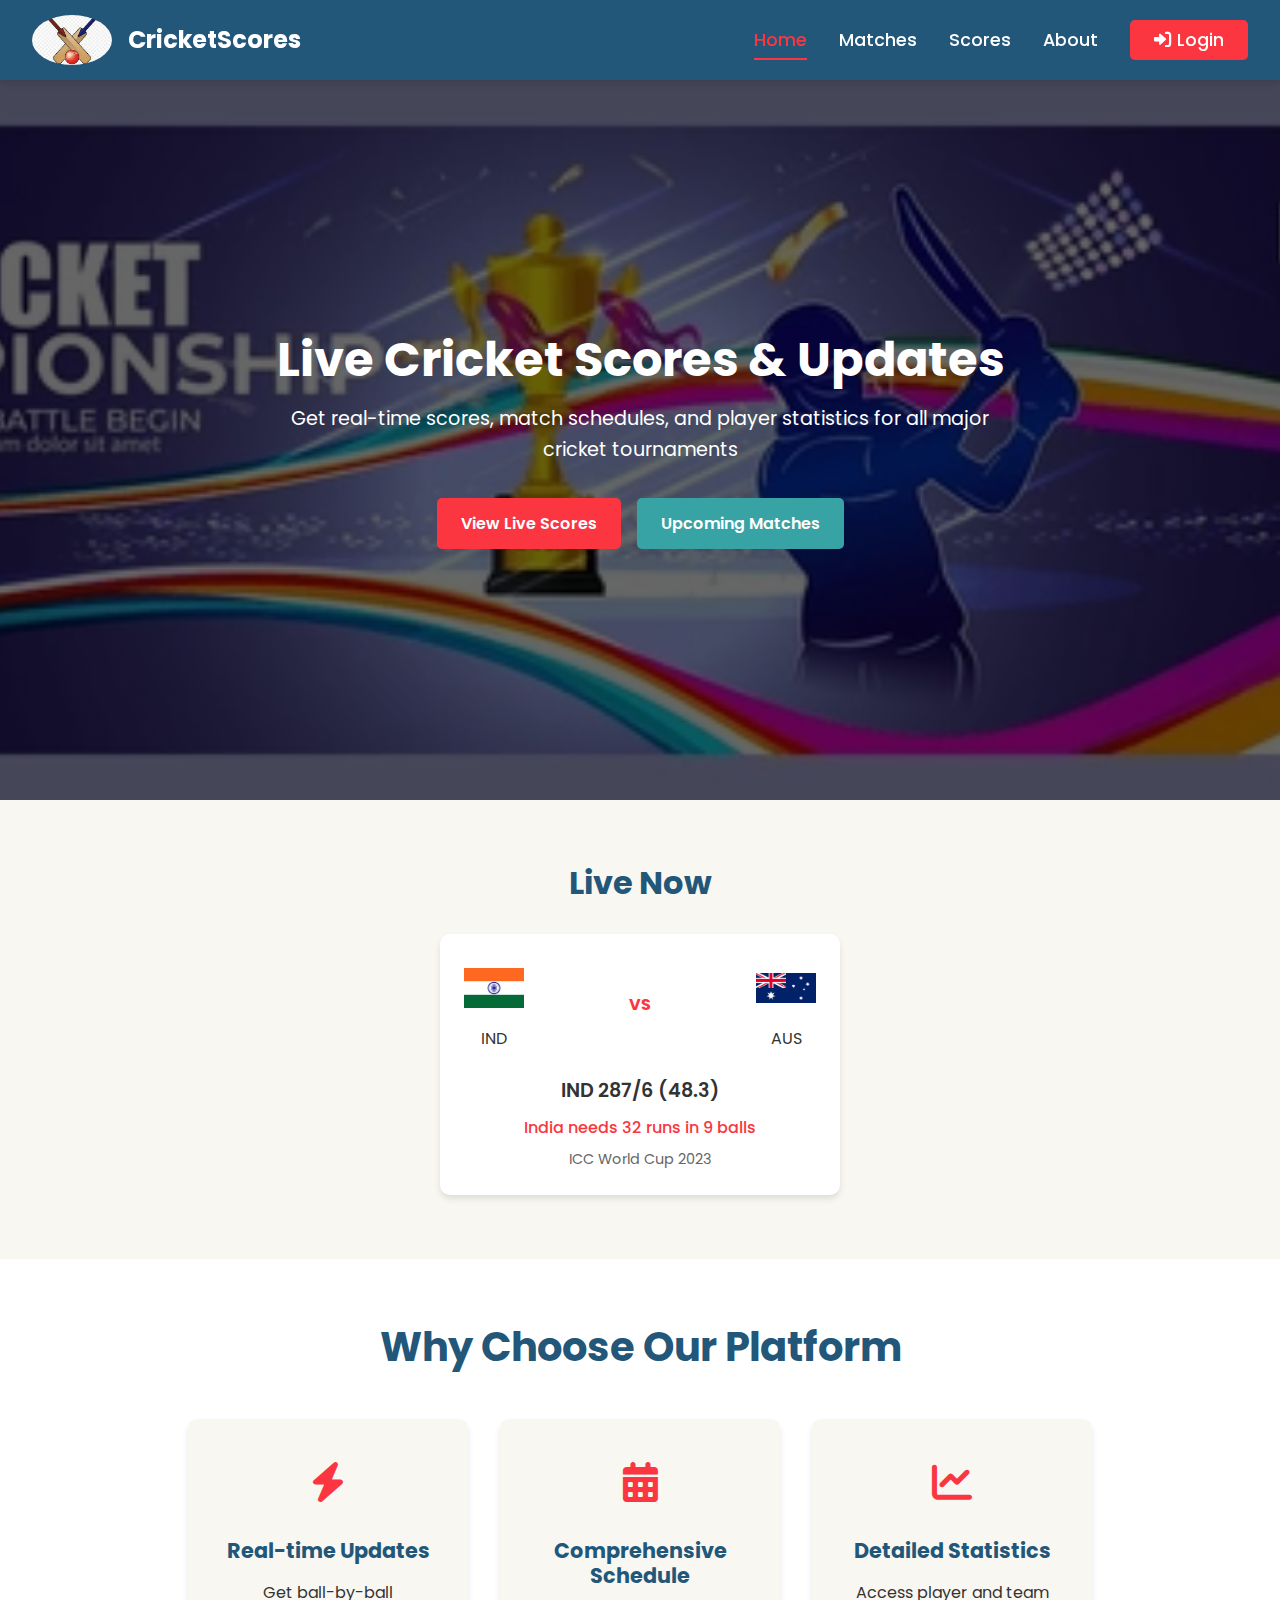
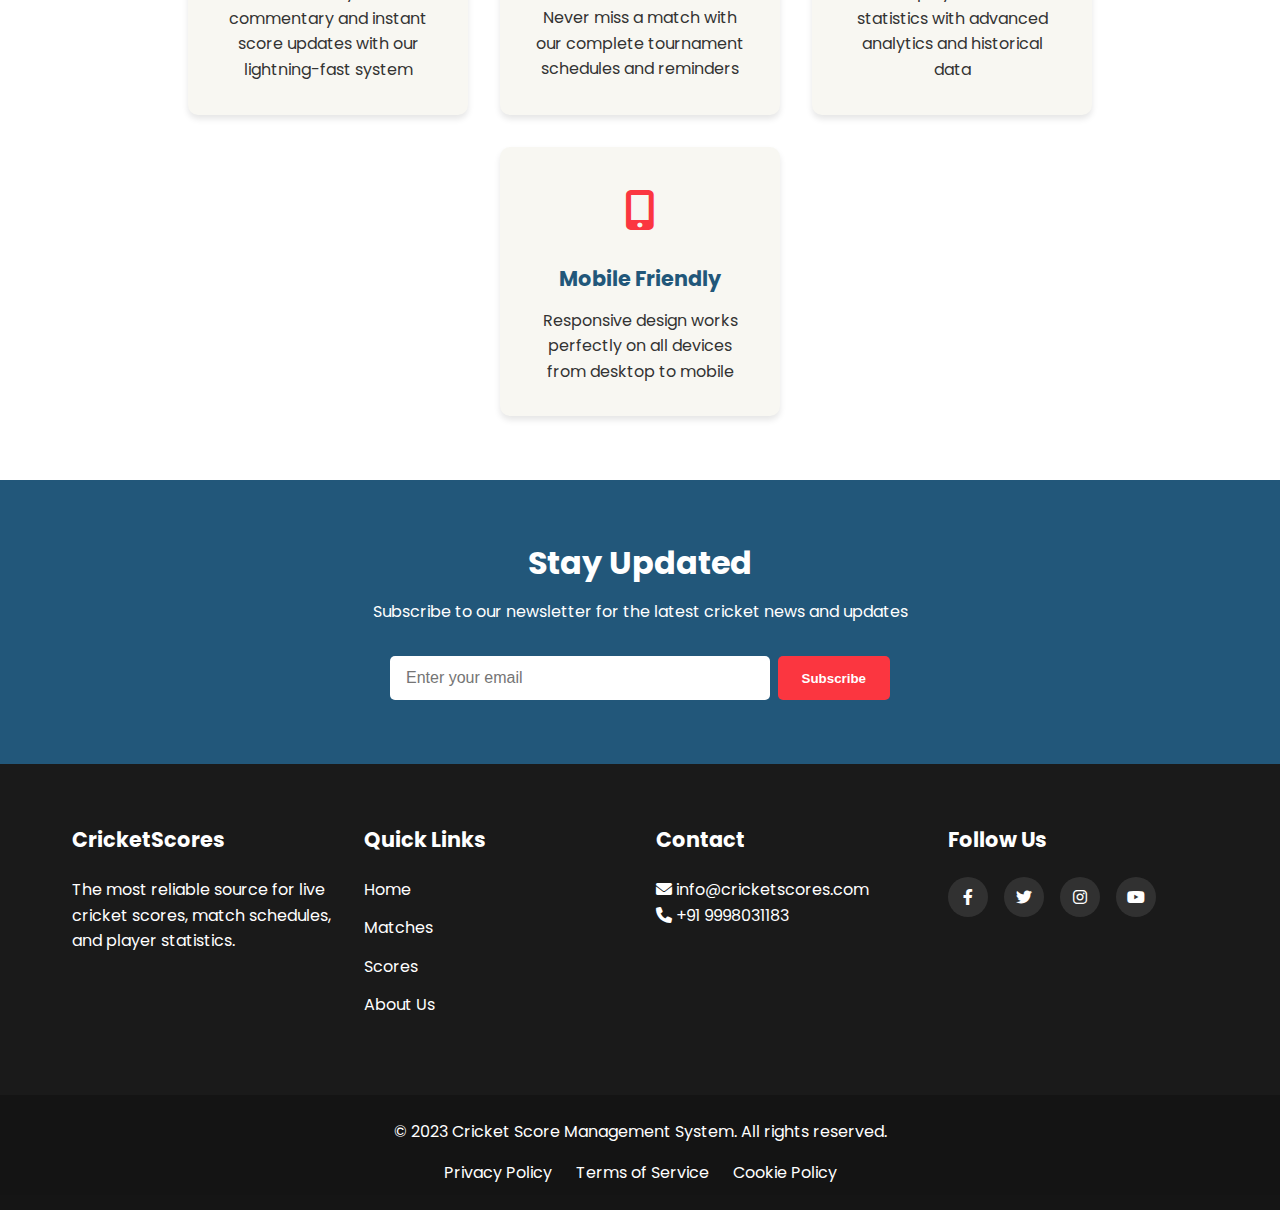
<file: index.html>
<!DOCTYPE html>
<html lang="en">
  <head>
    <meta charset="UTF-8" />
    <meta name="viewport" content="width=device-width, initial-scale=1.0" />
    <meta
      name="description"
      content="Real-time cricket scores, match schedules, and player statistics"
    />
    <title>Cricket Score Management System | Live Scores & Match Updates</title>
    <link rel="stylesheet" href="styles.css" />
    <link rel="preconnect" href="https://fonts.googleapis.com" />
    <link rel="preconnect" href="https://fonts.gstatic.com" crossorigin />
    <link
      href="https://fonts.googleapis.com/css2?family=Poppins:wght@400;500;600;700&display=swap"
      rel="stylesheet"
    />
    <link
      rel="stylesheet"
      href="https://cdnjs.cloudflare.com/ajax/libs/font-awesome/6.0.0/css/all.min.css"
    />
  </head>
  <body>
    <header>
      <div class="logo-container">
        <img
          class="nav-image"
          src="assets/logo.jpeg"
          alt="Cricket Score Management System Logo"
        />
        <h1 class="logo-text">CricketScores</h1>
      </div>
      <nav class="nav-bar">
        <button
          class="mobile-menu-button"
          aria-expanded="false"
          aria-controls="nav-list"
        >
          <i class="fas fa-bars"></i>
        </button>
        <ul class="nav-list" id="nav-list">
          <li><a href="index.html" class="active">Home</a></li>
          <li><a href="html/matches.html">Matches</a></li>
          <li><a href="scores.php">Scores</a></li>
          <li><a href="html/about.html">About</a></li>
          <li>
            <a id="login-button" href="login.php"
              ><i class="fas fa-sign-in-alt"></i> Login</a
            >
          </li>
        </ul>
      </nav>
    </header>
    <main>
      <section class="hero-section">
        <div class="hero-content">
          <h2>Live Cricket Scores & Updates</h2>
          <p>
            Get real-time scores, match schedules, and player statistics for all
            major cricket tournaments
          </p>
          <div class="hero-buttons">
            <a href="scores.php" class="btn primary">View Live Scores</a>
            <a href="./html/matches.html" class="btn secondary"
              >Upcoming Matches</a
            >
          </div>
        </div>
      </section>

      <section class="live-matches">
        <h3>Live Now</h3>
        <div class="match-cards">
          <div class="match-card">
            <div class="teams">
              <div class="team">
                <img src="assets/india.png" alt="India" />
                <span>IND</span>
              </div>
              <div class="vs">VS</div>
              <div class="team">
                <img src="assets/australia.png" alt="Australia" />
                <span>AUS</span>
              </div>
            </div>
            <div class="match-info">
              <p class="score">IND 287/6 (48.3)</p>
              <p class="status">India needs 32 runs in 9 balls</p>
              <p class="tournament">ICC World Cup 2023</p>
            </div>
          </div>
          <!-- More match cards would go here -->
        </div>
      </section>

      <section class="features">
        <h2>Why Choose Our Platform</h2>
        <div class="cards">
          <div class="card">
            <div class="card-icon">
              <i class="fas fa-bolt"></i>
            </div>
            <div class="container">
              <h4>Real-time Updates</h4>
              <p>
                Get ball-by-ball commentary and instant score updates with our
                lightning-fast system
              </p>
            </div>
          </div>
          <div class="card">
            <div class="card-icon">
              <i class="fas fa-calendar-alt"></i>
            </div>
            <div class="container">
              <h4>Comprehensive Schedule</h4>
              <p>
                Never miss a match with our complete tournament schedules and
                reminders
              </p>
            </div>
          </div>
          <div class="card">
            <div class="card-icon">
              <i class="fas fa-chart-line"></i>
            </div>
            <div class="container">
              <h4>Detailed Statistics</h4>
              <p>
                Access player and team statistics with advanced analytics and
                historical data
              </p>
            </div>
          </div>
          <div class="card">
            <div class="card-icon">
              <i class="fas fa-mobile-alt"></i>
            </div>
            <div class="container">
              <h4>Mobile Friendly</h4>
              <p>
                Responsive design works perfectly on all devices from desktop to
                mobile
              </p>
            </div>
          </div>
        </div>
      </section>

      <section class="newsletter">
        <h3>Stay Updated</h3>
        <p>
          Subscribe to our newsletter for the latest cricket news and updates
        </p>
        <form class="newsletter-form">
          <input type="email" placeholder="Enter your email" required />
          <button type="submit" class="btn primary">Subscribe</button>
        </form>
      </section>
    </main>
    <footer>
      <div class="footer-content">
        <div class="footer-section">
          <h4>CricketScores</h4>
          <p>
            The most reliable source for live cricket scores, match schedules,
            and player statistics.
          </p>
        </div>
        <div class="footer-section">
          <h4>Quick Links</h4>
          <ul>
            <li><a href="index.html">Home</a></li>
            <li><a href="./html/matches.html">Matches</a></li>
            <li><a href="scores.php">Scores</a></li>
            <li><a href="./html/about.html">About Us</a></li>
          </ul>
        </div>
        <div class="footer-section">
          <h4>Contact</h4>
          <p><i class="fas fa-envelope"></i> info@cricketscores.com</p>
          <p><i class="fas fa-phone"></i> +91 9998031183</p>
        </div>
        <div class="footer-section">
          <h4>Follow Us</h4>
          <ul class="socials">
            <li>
              <a href="#" aria-label="Facebook"
                ><i class="fab fa-facebook-f"></i
              ></a>
            </li>
            <li>
              <a href="#" aria-label="Twitter"
                ><i class="fab fa-twitter"></i
              ></a>
            </li>
            <li>
              <a href="#" aria-label="Instagram"
                ><i class="fab fa-instagram"></i
              ></a>
            </li>
            <li>
              <a href="#" aria-label="YouTube"
                ><i class="fab fa-youtube"></i
              ></a>
            </li>
          </ul>
        </div>
      </div>
      <div class="footer-bottom">
        <p>&copy; 2023 Cricket Score Management System. All rights reserved.</p>
        <div class="legal-links">
          <a href="#">Privacy Policy</a>
          <a href="#">Terms of Service</a>
          <a href="#">Cookie Policy</a>
        </div>
      </div>
    </footer>

    <script src="script.js"></script>
  </body>
</html>
</file>
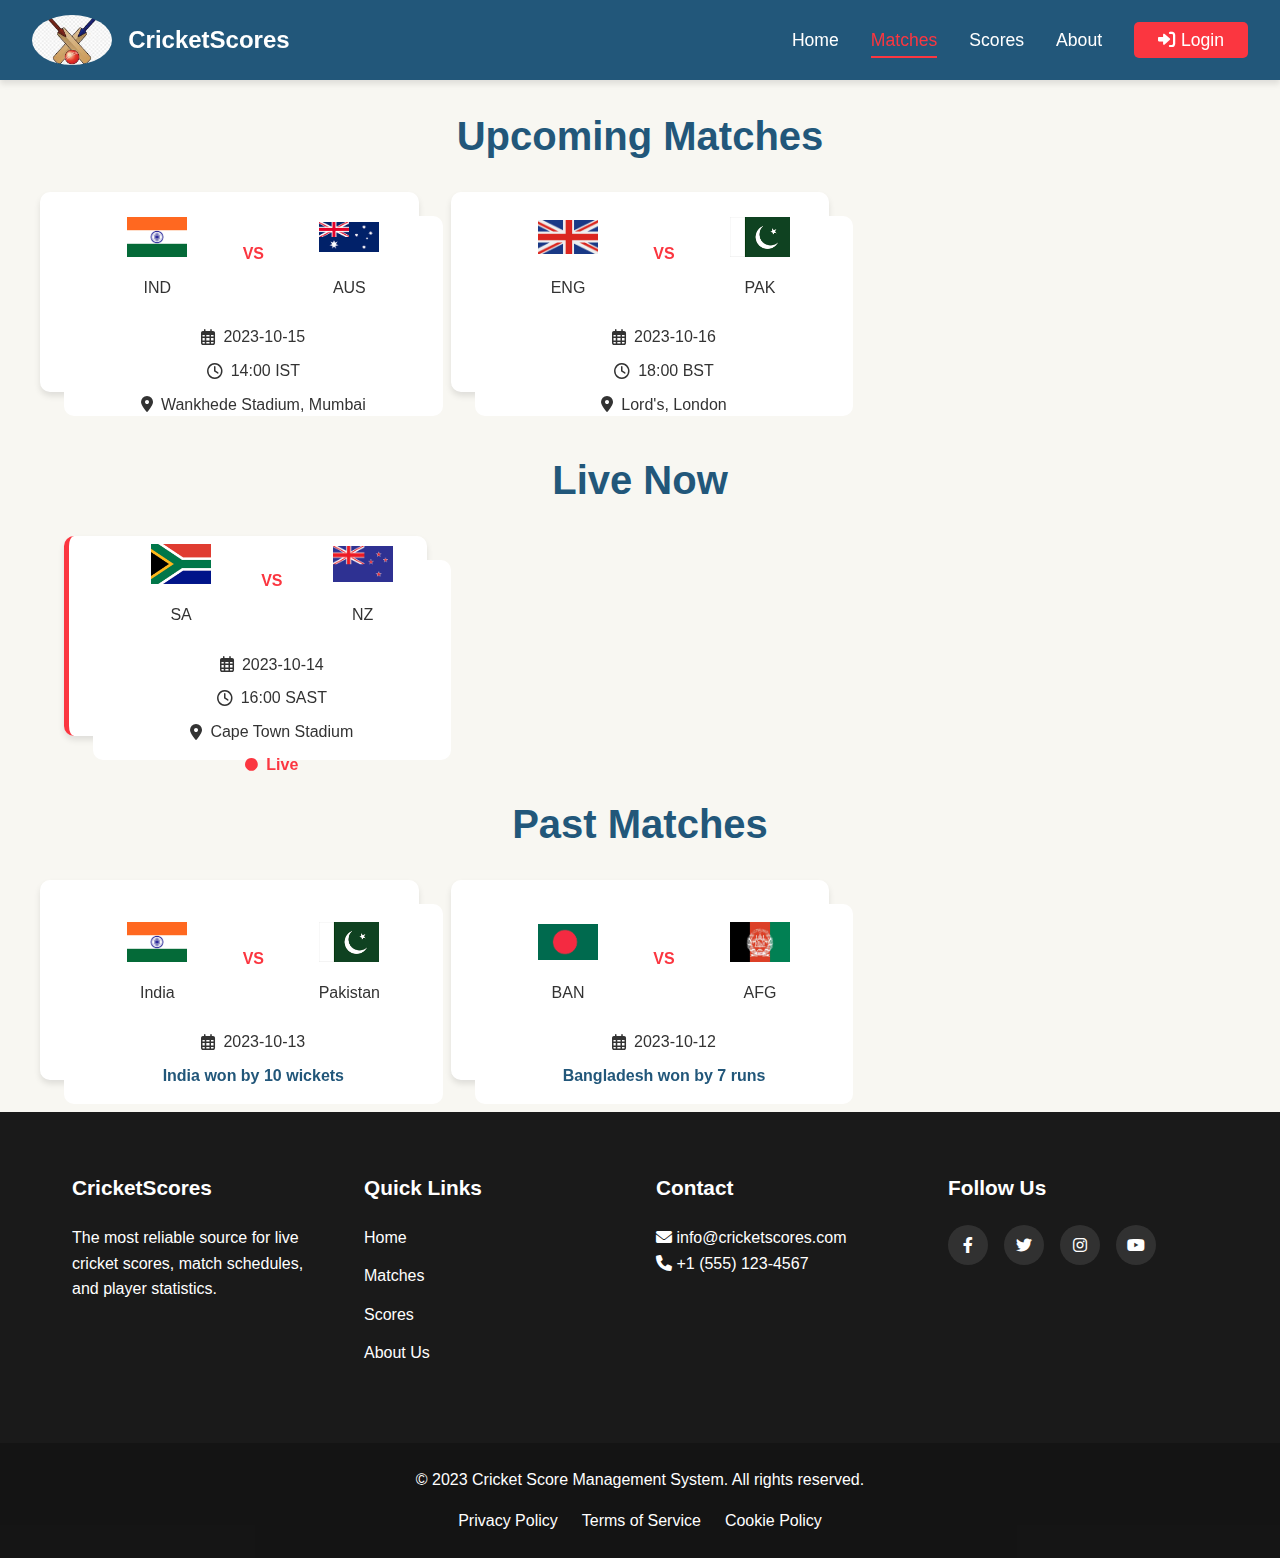
<file: html/matches.html>
<!DOCTYPE html>
<html lang="en">
  <head>
    <meta charset="UTF-8" />
    <meta name="viewport" content="width=device-width, initial-scale=1.0" />
    <title>Matches | Cricket Score Management System</title>
    <link rel="stylesheet" href="../styles.css" />
    <link rel="stylesheet" href="../css/matches.css" />
    <link
      rel="stylesheet"
      href="https://cdnjs.cloudflare.com/ajax/libs/font-awesome/6.0.0/css/all.min.css"
    />
  </head>
  <body>
    <header>
      <div class="logo-container">
        <img
          class="nav-image"
          src="../../assets/logo.jpeg"
          alt="Cricket Score Management System Logo"
        />
        <h1 class="logo-text">CricketScores</h1>
      </div>
      <nav class="nav-bar">
        <button
          class="mobile-menu-button"
          aria-expanded="false"
          aria-controls="nav-list"
        >
          <i class="fas fa-bars"></i>
        </button>
        <ul class="nav-list" id="nav-list">
          <li><a href="../index.html">Home</a></li>
          <li><a href="../html/matches.html" class="active">Matches</a></li>
          <li><a href="../html/scores.php">Scores</a></li>
          <li><a href="../html/about.html">About</a></li>
          <li>
            <a id="login-button" href="../html/login.html"
              ><i class="fas fa-sign-in-alt"></i> Login</a
            >
          </li>
        </ul>
      </nav>
    </header>

    <main>
      <section class="matches-section">
        <h2>Upcoming Matches</h2>
        <div class="matches-container">
          <div class="match-card" data-match-id="1" data-status="upcoming">
            <div class="match-front">
              <div class="teams">
                <div class="team">
                  <img
                    src="../assets/india.png"
                    alt="India"
                    class="team-logo"
                  />
                  <span>IND</span>
                </div>
                <div class="vs">VS</div>
                <div class="team">
                  <img
                    src="../assets/australia.png"
                    alt="Australia"
                    class="team-logo"
                  />
                  <span>AUS</span>
                </div>
              </div>
              <div class="match-info">
                <p><i class="far fa-calendar-alt"></i> 2023-10-15</p>
                <p><i class="far fa-clock"></i> 14:00 IST</p>
                <p>
                  <i class="fas fa-map-marker-alt"></i> Wankhede Stadium, Mumbai
                </p>
              </div>
            </div>
          </div>

          <div class="match-card" data-match-id="2" data-status="upcoming">
            <div class="match-front">
              <div class="teams">
                <div class="team">
                  <img
                    src="../assets/england.jpeg"
                    alt="England"
                    class="team-logo"
                  />
                  <span>ENG</span>
                </div>
                <div class="vs">VS</div>
                <div class="team">
                  <img
                    src="../assets/pakistan.png"
                    alt="Pakistan"
                    class="team-logo"
                  />
                  <span>PAK</span>
                </div>
              </div>
              <div class="match-info">
                <p><i class="far fa-calendar-alt"></i> 2023-10-16</p>
                <p><i class="far fa-clock"></i> 18:00 BST</p>
                <p><i class="fas fa-map-marker-alt"></i> Lord's, London</p>
              </div>
            </div>
          </div>
        </div>
      </section>

      <section class="live-matches">
        <h2>Live Now</h2>
        <div class="matches-container">
          <div
            class="match-card live-match"
            data-match-id="3"
            data-status="live"
          >
            <div class="match-front">
              <div class="teams">
                <div class="team">
                  <img
                    src="../assets/south-africa.png"
                    alt="South Africa"
                    class="team-logo"
                  />
                  <span>SA</span>
                </div>
                <div class="vs">VS</div>
                <div class="team">
                  <img
                    src="../assets/newzealand.png"
                    alt="New Zealand"
                    class="team-logo"
                  />
                  <span>NZ</span>
                </div>
              </div>
              <div class="match-info">
                <p><i class="far fa-calendar-alt"></i> 2023-10-14</p>
                <p><i class="far fa-clock"></i> 16:00 SAST</p>
                <p><i class="fas fa-map-marker-alt"></i> Cape Town Stadium</p>
                <p class="live-status"><i class="fas fa-circle"></i> Live</p>
              </div>
            </div>
            <div class="match-back">
              <div class="score-card">
                <div class="innings">
                  <h4>South Africa</h4>
                  <p class="score">287/6 (48.3 overs)</p>
                </div>
                <div class="innings">
                  <h4>New Zealand</h4>
                  <p class="score">256/9 (50 overs)</p>
                </div>
                <div class="match-result">
                  <p>South Africa need 32 runs in 9 balls</p>
                </div>
              </div>
            </div>
          </div>
        </div>
      </section>

      <section class="past-matches">
        <h2>Past Matches</h2>
        <div class="matches-container">
          <div class="match-card" data-match-id="4" data-status="completed">
            <div class="match-front">
              <div class="teams">
                <div class="team">
                  <img
                    src="../assets/india.png"
                    alt="India"
                    class="team-logo"
                  />
                  <span>India</span>
                </div>
                <div class="vs">VS</div>
                <div class="team">
                  <img
                    src="../assets/pakistan.png"
                    alt="Sri Lanka"
                    class="team-logo"
                  />
                  <span>Pakistan</span>
                </div>
              </div>
              <div class="match-info">
                <p><i class="far fa-calendar-alt"></i> 2023-10-13</p>
                <p class="result">India won by 10 wickets</p>
              </div>
            </div>
            <div class="match-back">
              <div class="score-card">
                <div class="innings">
                  <h4>Pakistan</h4>
                  <p class="score">245/8 (50 overs)</p>
                  <p class="top-scorer">Abdulla 78 (102)</p>
                </div>
                <div class="innings">
                  <h4>India</h4>
                  <p class="score">249/0 (48.2 overs)</p>
                  <p class="top-scorer">Rohit Sharma 153* (115)</p>
                </div>
                <div class="match-result">
                  <p>Player of the Match: Rohit Sharma</p>
                </div>
              </div>
            </div>
          </div>

          <div class="match-card" data-match-id="5" data-status="completed">
            <div class="match-front">
              <div class="teams">
                <div class="team">
                  <img
                    src="../assets/bangladesh.png"
                    alt="Bangladesh"
                    class="team-logo"
                  />
                  <span>BAN</span>
                </div>
                <div class="vs">VS</div>
                <div class="team">
                  <img
                    src="../assets/afghanisthan.jpeg"
                    alt="Afghanistan"
                    class="team-logo"
                  />
                  <span>AFG</span>
                </div>
              </div>
              <div class="match-info">
                <p><i class="far fa-calendar-alt"></i> 2023-10-12</p>
                <p class="result">Bangladesh won by 7 runs</p>
              </div>
            </div>
            <div class="match-back">
              <div class="score-card">
                <div class="innings">
                  <h4>Bangladesh</h4>
                  <p class="score">265/9 (50 overs)</p>
                  <p class="top-scorer">Shakib 68 (75)</p>
                </div>
                <div class="innings">
                  <h4>Afghanistan</h4>
                  <p class="score">258 (49.3 overs)</p>
                  <p class="top-scorer">Rahman 54 (62)</p>
                </div>
                <div class="match-result">
                  <p>Player of the Match: Shakib Al Hasan</p>
                </div>
              </div>
            </div>
          </div>
        </div>
      </section>
    </main>

    <footer>
      <div class="footer-content">
        <div class="footer-section">
          <h4>CricketScores</h4>
          <p>
            The most reliable source for live cricket scores, match schedules,
            and player statistics.
          </p>
        </div>
        <div class="footer-section">
          <h4>Quick Links</h4>
          <ul>
            <li><a href="index.html">Home</a></li>
            <li><a href="matches.html">Matches</a></li>
            <li><a href="scores.php">Scores</a></li>
            <li><a href="about.html">About Us</a></li>
          </ul>
        </div>
        <div class="footer-section">
          <h4>Contact</h4>
          <p><i class="fas fa-envelope"></i> info@cricketscores.com</p>
          <p><i class="fas fa-phone"></i> +1 (555) 123-4567</p>
        </div>
        <div class="footer-section">
          <h4>Follow Us</h4>
          <ul class="socials">
            <li>
              <a href="#" aria-label="Facebook"
                ><i class="fab fa-facebook-f"></i
              ></a>
            </li>
            <li>
              <a href="#" aria-label="Twitter"
                ><i class="fab fa-twitter"></i
              ></a>
            </li>
            <li>
              <a href="#" aria-label="Instagram"
                ><i class="fab fa-instagram"></i
              ></a>
            </li>
            <li>
              <a href="#" aria-label="YouTube"
                ><i class="fab fa-youtube"></i
              ></a>
            </li>
          </ul>
        </div>
      </div>
      <div class="footer-bottom">
        <p>&copy; 2023 Cricket Score Management System. All rights reserved.</p>
        <div class="legal-links">
          <a href="#">Privacy Policy</a>
          <a href="#">Terms of Service</a>
          <a href="#">Cookie Policy</a>
        </div>
      </div>
    </footer>

    <script src="../script.js"></script>
    <script src="../javascript/matches.js"></script>
  </body>
</html>
</file>
<file: styles.css>
:root {
    --primary-color: #22577A;
    --secondary-color: #38A3A5;
    --accent-color: #FB3640;
    --light-color: #F8F7F2;
    --dark-color: #1A1A1A;
    --text-color: #333333;
    --text-light: #FFFFFF;
    --shadow: 0 4px 6px rgba(0, 0, 0, 0.1);
    --transition: all 0.3s ease;
  }
  
  * {
    margin: 0;
    padding: 0;
    box-sizing: border-box;
  }
  
  body {
    font-family: 'Poppins', sans-serif;
    background-color: var(--light-color);
    color: var(--text-color);
    line-height: 1.6;
  }
  
  h1, h2, h3, h4 {
    font-weight: 700;
    line-height: 1.2;
  }
  
  a {
    text-decoration: none;
    color: inherit;
  }
  
  .btn {
    display: inline-block;
    padding: 0.8rem 1.5rem;
    border-radius: 5px;
    font-weight: 600;
    text-align: center;
    transition: var(--transition);
    border: none;
    cursor: pointer;
  }
  
  .btn.primary {
    background-color: var(--accent-color);
    color: var(--text-light);
  }
  
  .btn.primary:hover {
    background-color: #d62e37;
    transform: translateY(-2px);
  }
  
  .btn.secondary {
    background-color: var(--secondary-color);
    color: var(--text-light);
  }
  
  .btn.secondary:hover {
    background-color: #2e8b8d;
    transform: translateY(-2px);
  }
  
  /* Header Styles */
  header {
    height: 80px;
    display: flex;
    justify-content: space-between;
    align-items: center;
    padding: 0 2rem;
    background-color: var(--primary-color);
    position: fixed;
    width: 100%;
    top: 0;
    z-index: 1000;
    box-shadow: var(--shadow);
  }
  
  .logo-container {
    display: flex;
    align-items: center;
    gap: 1rem;
  }
  
  .logo-text {
    color: var(--text-light);
    font-size: 1.5rem;
  }
  
  .nav-image {
    height: 50px;
    border-radius: 50%;
  }
  
  .mobile-menu-button {
    display: none;
    background: none;
    border: none;
    color: var(--text-light);
    font-size: 1.5rem;
    cursor: pointer;
  }
  
  .nav-list {
    display: flex;
    list-style: none;
    gap: 2rem;
  }
  
  .nav-list li a {
    color: var(--text-light);
    font-size: 1.1rem;
    font-weight: 500;
    transition: var(--transition);
    padding: 0.5rem 0;
    position: relative;
  }
  
  .nav-list li a:hover {
    color: var(--accent-color);
  }
  
  .nav-list li a.active {
    color: var(--accent-color);
  }
  
  .nav-list li a.active::after {
    content: '';
    position: absolute;
    bottom: 0;
    left: 0;
    width: 100%;
    height: 2px;
    background-color: var(--accent-color);
  }
  
  #login-button {
    background-color: var(--accent-color);
    padding: 0.5rem 1.5rem;
    border-radius: 5px;
    transition: var(--transition);
  }
  
  #login-button:hover {
    background-color: #d62e37;
    color: var(--text-light);
    transform: translateY(-2px);
  }
  
  /* Hero Section */
  .hero-section {
    height: 80vh;
    width: 100%;
    background-image: linear-gradient(rgba(0, 0, 0, 0.6), rgba(0, 0, 0, 0.6)), url('assets/hero-section.jpg');
    background-size: cover;
    background-position: center;
    background-repeat: no-repeat;
    display: flex;
    align-items: center;
    justify-content: center;
    text-align: center;
    color: var(--text-light);
    margin-top: 80px;
  }
  
  .hero-content {
    max-width: 800px;
    padding: 2rem;
  }
  
  .hero-content h2 {
    font-size: 3rem;
    margin-bottom: 1rem;
  }
  
  .hero-content p {
    font-size: 1.2rem;
    margin-bottom: 2rem;
  }
  
  .hero-buttons {
    display: flex;
    gap: 1rem;
    justify-content: center;
  }
  
  /* Live Matches Section */
  .live-matches {
    padding: 4rem 2rem;
    background-color: var(--light-color);
  }
  
  .live-matches h3 {
    text-align: center;
    font-size: 2rem;
    margin-bottom: 2rem;
    color: var(--primary-color);
  }
  
  .match-cards {
    display: flex;
    justify-content: center;
    flex-wrap: wrap;
    gap: 2rem;
    max-width: 1200px;
    margin: 0 auto;
  }
  
  .match-card {
    background-color: var(--text-light);
    border-radius: 10px;
    padding: 1.5rem;
    box-shadow: var(--shadow);
    transition: var(--transition);
    width: 100%;
    max-width: 400px;
  }
  
  .match-card:hover {
    transform: translateY(-5px);
    box-shadow: 0 10px 20px rgba(0, 0, 0, 0.1);
  }
  
  .teams {
    display: flex;
    justify-content: space-between;
    align-items: center;
    margin-bottom: 1.5rem;
  }
  
  .team {
    display: flex;
    flex-direction: column;
    align-items: center;
    gap: 0.5rem;
  }
  
  .team img {
    width: 60px;
    height: 60px;
    object-fit: contain;
  }
  
  .vs {
    font-weight: 700;
    color: var(--accent-color);
  }
  
  .match-info {
    text-align: center;
  }
  
  .score {
    font-weight: 600;
    font-size: 1.2rem;
    margin-bottom: 0.5rem;
  }
  
  .status {
    color: var(--accent-color);
    font-weight: 500;
    margin-bottom: 0.5rem;
  }
  
  .tournament {
    font-size: 0.9rem;
    color: #666;
  }
  
  /* Features Section */
  .features {
    padding: 4rem 2rem;
    background-color: var(--text-light);
  }
  
  .features h2 {
    text-align: center;
    font-size: 2.5rem;
    margin-bottom: 3rem;
    color: var(--primary-color);
  }
  
  .cards {
    display: flex;
    justify-content: center;
    flex-wrap: wrap;
    gap: 2rem;
    max-width: 1200px;
    margin: 0 auto;
  }
  
  .card {
    background-color: var(--light-color);
    border-radius: 10px;
    padding: 2rem;
    box-shadow: var(--shadow);
    transition: var(--transition);
    width: 100%;
    max-width: 280px;
    text-align: center;
  }
  
  .card:hover {
    transform: translateY(-5px);
    box-shadow: 0 10px 20px rgba(0, 0, 0, 0.1);
  }
  
  .card-icon {
    font-size: 2.5rem;
    color: var(--accent-color);
    margin-bottom: 1.5rem;
  }
  
  .card h4 {
    font-size: 1.3rem;
    margin-bottom: 1rem;
    color: var(--primary-color);
  }
  
  /* Newsletter Section */
  .newsletter {
    padding: 4rem 2rem;
    background-color: var(--primary-color);
    color: var(--text-light);
    text-align: center;
  }
  
  .newsletter h3 {
    font-size: 2rem;
    margin-bottom: 1rem;
  }
  
  .newsletter p {
    margin-bottom: 2rem;
    max-width: 600px;
    margin-left: auto;
    margin-right: auto;
  }
  
  .newsletter-form {
    display: flex;
    max-width: 500px;
    margin: 0 auto;
    gap: 0.5rem;
  }
  
  .newsletter-form input {
    flex: 1;
    padding: 0.8rem 1rem;
    border-radius: 5px;
    border: none;
    font-size: 1rem;
  }
  
  /* Footer Styles */
  footer {
    background-color: var(--dark-color);
    color: var(--text-light);
  }
  
  .footer-content {
    display: grid;
    grid-template-columns: repeat(auto-fit, minmax(250px, 1fr));
    gap: 2rem;
    padding: 4rem 2rem;
    max-width: 1200px;
    margin: 0 auto;
  }
  
  .footer-section h4 {
    font-size: 1.3rem;
    margin-bottom: 1.5rem;
    color: var(--text-light);
  }
  
  .footer-section ul {
    list-style: none;
  }
  
  .footer-section ul li {
    margin-bottom: 0.8rem;
  }
  
  .footer-section ul li a {
    transition: var(--transition);
  }
  
  .footer-section ul li a:hover {
    color: var(--accent-color);
  }
  
  .socials {
    display: flex;
    gap: 1rem;
  }
  
  .socials a {
    display: flex;
    align-items: center;
    justify-content: center;
    width: 40px;
    height: 40px;
    border-radius: 50%;
    background-color: rgba(255, 255, 255, 0.1);
    transition: var(--transition);
  }
  
  .socials a:hover {
    background-color: var(--accent-color);
    transform: translateY(-3px);
  }
  
  .footer-bottom {
    padding: 1.5rem 2rem;
    background-color: rgba(0, 0, 0, 0.2);
    display: flex;
    flex-direction: column;
    align-items: center;
    gap: 1rem;
    text-align: center;
  }
  
  .legal-links {
    display: flex;
    gap: 1.5rem;
  }
  
  .legal-links a {
    transition: var(--transition);
  }
  
  .legal-links a:hover {
    color: var(--accent-color);
  }
  
  /* Responsive Styles */
  @media (max-width: 992px) {
    .nav-list {
      gap: 1.5rem;
    }
  }
  
  @media (max-width: 768px) {
    .mobile-menu-button {
      display: block;
    }
    
    .nav-list {
      position: fixed;
      top: 80px;
      left: -100%;
      width: 100%;
      height: calc(100vh - 80px);
      background-color: var(--primary-color);
      flex-direction: column;
      align-items: center;
      justify-content: flex-start;
      padding: 2rem 0;
      gap: 2rem;
      transition: var(--transition);
    }
    
    .nav-list.active {
      left: 0;
    }
    
    .hero-content h2 {
      font-size: 2.5rem;
    }
    
    .hero-buttons {
      flex-direction: column;
      align-items: center;
    }
    
    .newsletter-form {
      flex-direction: column;
    }
  }
  
  @media (max-width: 576px) {
    header {
      padding: 0 1rem;
    }
    
    .hero-content h2 {
      font-size: 2rem;
    }
    
    .hero-content p {
      font-size: 1rem;
    }
    
    .footer-content {
      grid-template-columns: 1fr;
    }
    
    .footer-bottom {
      flex-direction: column;
    }
    
    .legal-links {
      flex-direction: column;
      gap: 0.5rem;
    }
  }
</file>
<file: css/matches.css>
main {
    padding: 2rem;
    margin-top: 80px;
}

h2 {
    text-align: center;
    font-size: 2.5rem;
    color: var(--primary-color);
    margin-bottom: 2rem;
}

.matches-container {
    display: grid;
    grid-template-columns: repeat(auto-fill, minmax(300px, 1fr));
    gap: 2rem;
    max-width: 1200px;
    margin: 0 auto;
}

.match-card {
    background-color: var(--text-light);
    border-radius: 10px;
    box-shadow: var(--shadow);
    transition: var(--transition);
    cursor: pointer;
    position: relative;
    height: 200px;
    perspective: 1000px;
}

.match-card.live-match {
    border-left: 5px solid var(--accent-color);
}

.match-front, .match-back {
    position: absolute;
    width: 100%;
    height: 100%;
    backface-visibility: hidden;
    padding: 1.5rem;
    display: flex;
    flex-direction: column;
    justify-content: center;
}

.match-front {
    background-color: var(--text-light);
    border-radius: 10px;
}

.match-back {
    background-color: var(--light-color);
    border-radius: 10px;
    transform: rotateY(180deg);
    overflow-y: auto;
}

.match-card.flipped .match-front {
    transform: rotateY(180deg);
}

.match-card.flipped .match-back {
    transform: rotateY(0deg);
}

.teams {
    display: flex;
    justify-content: space-between;
    align-items: center;
    margin-bottom: 1.5rem;
}

.team {
    display: flex;
    flex-direction: column;
    align-items: center;
    gap: 0.5rem;
    flex: 1;
}

.team-logo {
    width: 60px;
    height: 60px;
    object-fit: contain;
}

.vs {
    font-weight: 700;
    color: var(--accent-color);
    margin: 0 1rem;
}

.match-info {
    text-align: center;
}

.match-info p {
    margin-bottom: 0.5rem;
    display: flex;
    align-items: center;
    justify-content: center;
    gap: 0.5rem;
}

.live-status {
    color: var(--accent-color);
    font-weight: 600;
}

.live-status i {
    font-size: 0.8rem;
    animation: pulse 1.5s infinite;
}

@keyframes pulse {
    0% { opacity: 1; }
    50% { opacity: 0.5; }
    100% { opacity: 1; }
}

.result {
    font-weight: 600;
    color: var(--primary-color);
}

.score-card {
    width: 100%;
}

.innings {
    margin-bottom: 1rem;
    padding-bottom: 1rem;
    border-bottom: 1px solid #eee;
}

.innings:last-child {
    border-bottom: none;
}

.innings h4 {
    color: var(--primary-color);
    margin-bottom: 0.5rem;
}

.score {
    font-weight: 600;
    margin-bottom: 0.5rem;
}

.top-scorer {
    font-size: 0.9rem;
    color: #666;
}

.match-result {
    margin-top: 1rem;
    font-weight: 500;
    text-align: center;
}

@media (max-width: 768px) {
    .matches-container {
        grid-template-columns: 1fr;
    }
}
</file>
